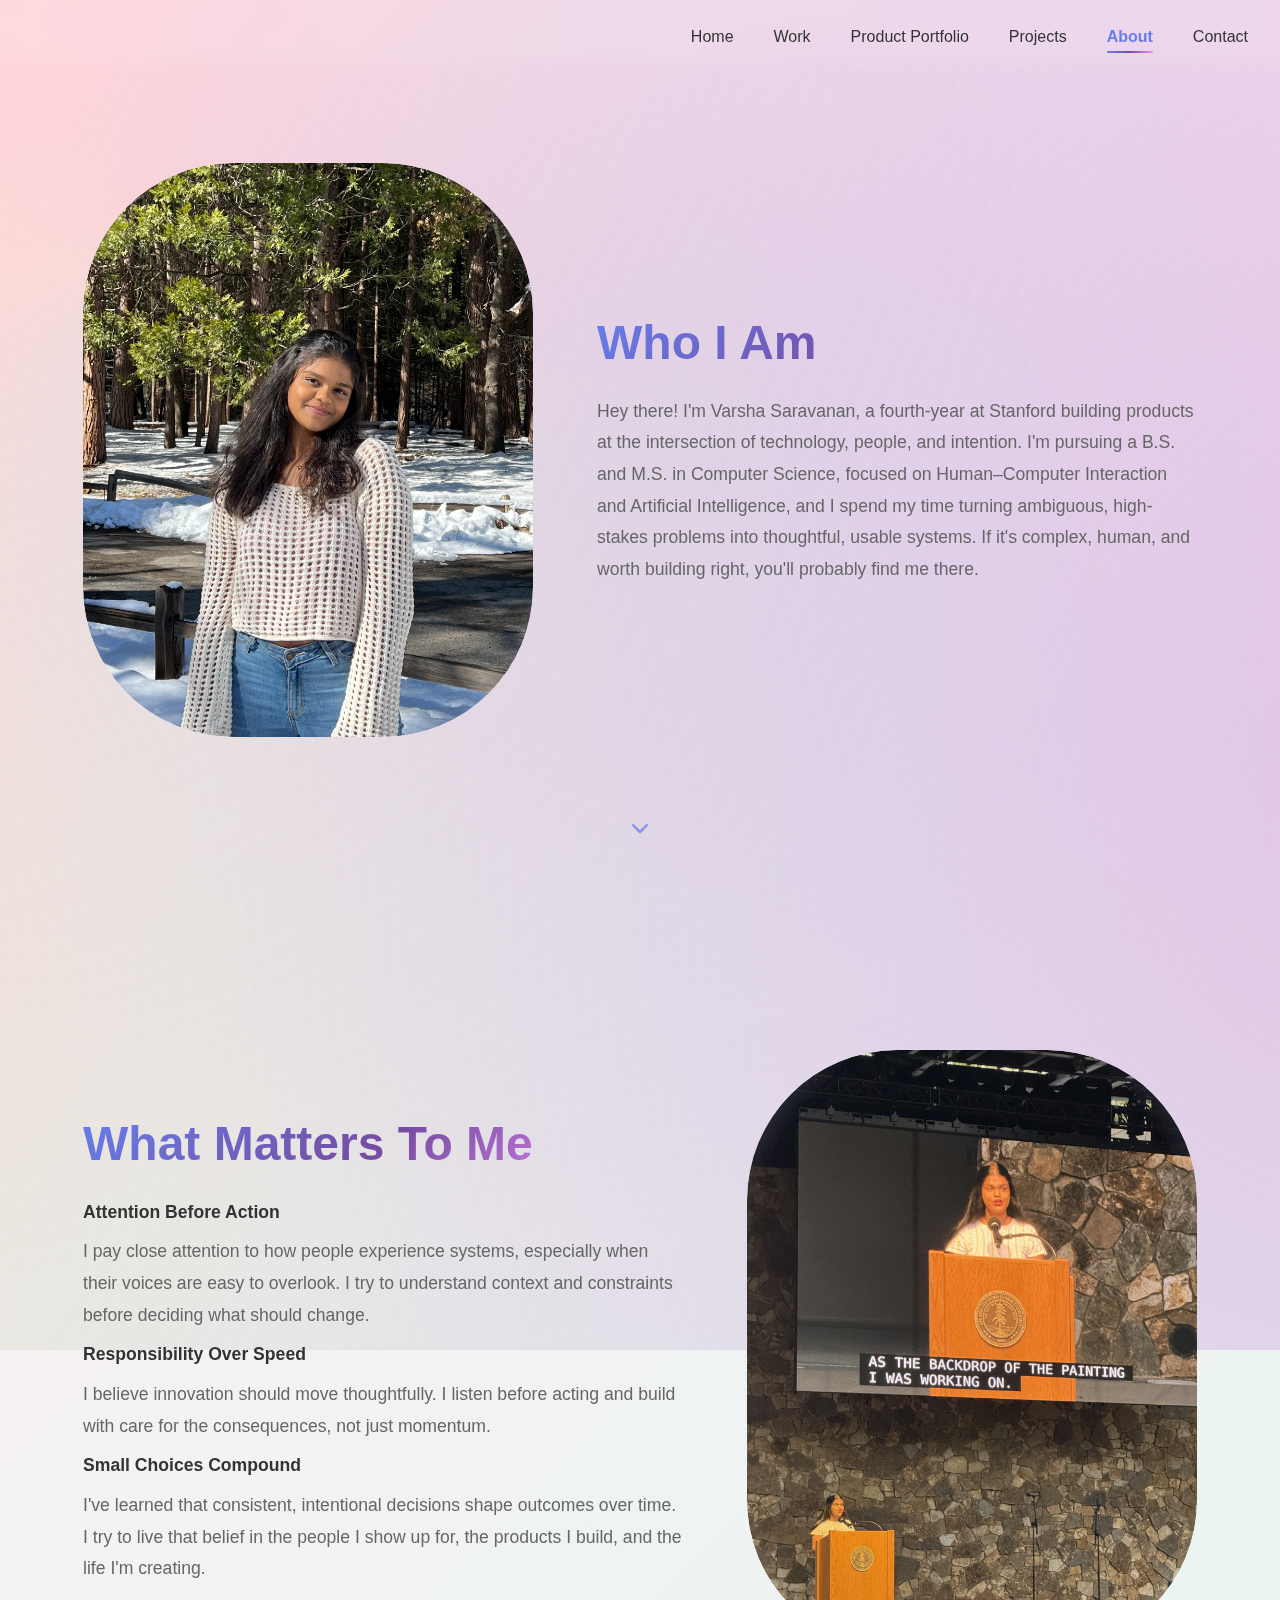
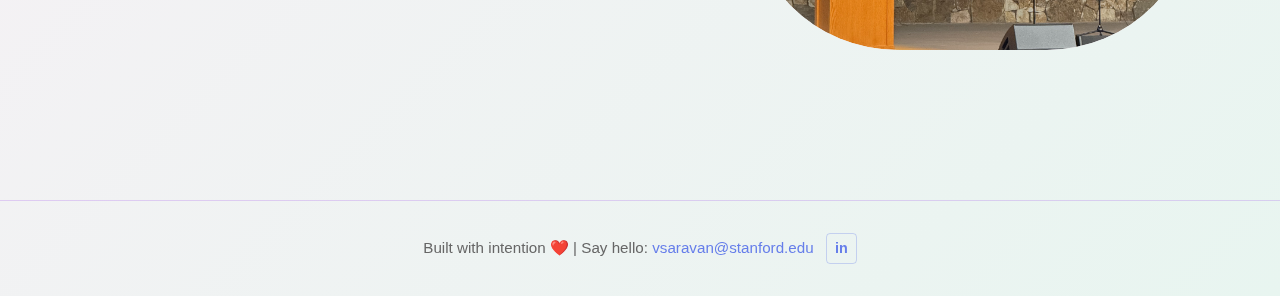
<file: about.html>
<!DOCTYPE html>
<html lang="en">
<head>
    <meta charset="UTF-8">
    <meta name="viewport" content="width=device-width, initial-scale=1.0">
    <title>About - Varsha</title>
    <link rel="stylesheet" href="styles.css">
</head>
<body>
    <nav class="main-nav">
        <ul class="nav-list">
            <li><a href="index.html#home" class="nav-link">Home</a></li>
            <li><a href="index.html#work" class="nav-link">Work</a></li>
            <li><a href="index.html#portfolio" class="nav-link">Product Portfolio</a></li>
            <li><a href="projects.html" class="nav-link">Projects</a></li>
            <li><a href="about.html" class="nav-link active">About</a></li>
            <li><a href="#contact" class="nav-link">Contact</a></li>
        </ul>
    </nav>
    
    <main id="home-section">
        <div class="content-wrapper">
            <div class="about-image-wrapper">
                <img src="images/yosemite_varsha.jpeg" alt="Varsha Saravanan" class="about-image">
            </div>
            <div class="about-content">
                <h1 class="about-title">Who I Am</h1>
                <p class="about-text">Hey there! I'm Varsha Saravanan, a fourth-year at Stanford building products at the intersection of technology, people, and intention. I'm pursuing a B.S. and M.S. in Computer Science, focused on Human–Computer Interaction and Artificial Intelligence, and I spend my time turning ambiguous, high-stakes problems into thoughtful, usable systems. If it's complex, human, and worth building right, you'll probably find me there.</p>
            </div>
            <div class="scroll-indicator">
                <svg width="24" height="24" viewBox="0 0 24 24" fill="none" xmlns="http://www.w3.org/2000/svg">
                    <path d="M7 10L12 15L17 10" stroke="currentColor" stroke-width="2" stroke-linecap="round" stroke-linejoin="round"/>
                </svg>
            </div>
        </div>
        
        <div class="content-wrapper about-section-swapped">
            <div class="about-image-wrapper">
                <img src="images/faces-speech.jpg" alt="Varsha Saravanan" class="about-image">
            </div>
            <div class="about-content">
                <h1 class="about-title">What Matters To Me</h1>
                <div class="about-text">
                    <p><strong>Attention Before Action</strong></p>
                    <p>I pay close attention to how people experience systems, especially when their voices are easy to overlook. I try to understand context and constraints before deciding what should change.</p>
                    <p><strong>Responsibility Over Speed</strong></p>
                    <p>I believe innovation should move thoughtfully. I listen before acting and build with care for the consequences, not just momentum.</p>
                    <p><strong>Small Choices Compound</strong></p>
                    <p>I've learned that consistent, intentional decisions shape outcomes over time. I try to live that belief in the people I show up for, the products I build, and the life I'm creating.</p>
                </div>
            </div>
        </div>
    </main>
    
    <!-- Footer/Contact Section -->
    <footer id="contact" class="footer-section">
        <div class="footer-content">
            <p>Built with intention ❤️  |  Say hello: <a href="mailto:vsaravan@stanford.edu" class="footer-email">vsaravan@stanford.edu</a> <a href="https://www.linkedin.com/in/varsha-saravanan21/" target="_blank" rel="noopener noreferrer" class="footer-linkedin">in</a></p>
        </div>
    </footer>
    
    <script src="script.js"></script>
</body>
</html>
</file>
<file: styles.css>
* {
    margin: 0;
    padding: 0;
    box-sizing: border-box;
}

body {
    font-family: -apple-system, BlinkMacSystemFont, 'Segoe UI', Roboto, Oxygen, Ubuntu, Cantarell, sans-serif;
    line-height: 1.6;
    color: #333;
    background: linear-gradient(135deg, #ffeef8 0%, #e8f5f0 25%, #fff4e6 50%, #f0e8ff 75%, #ffeef8 100%);
    background-size: 400% 400%;
    animation: gradientShift 15s ease infinite;
    min-height: 100vh;
    position: relative;
    overflow-x: hidden;
}

body::before {
    content: '';
    position: fixed;
    top: -50%;
    left: -50%;
    width: 200%;
    height: 200%;
    background: 
        radial-gradient(circle at 20% 30%, rgba(255, 192, 203, 0.4) 0%, transparent 50%),
        radial-gradient(circle at 80% 70%, rgba(221, 160, 221, 0.4) 0%, transparent 50%),
        radial-gradient(circle at 50% 50%, rgba(176, 224, 230, 0.3) 0%, transparent 50%),
        radial-gradient(circle at 10% 80%, rgba(255, 218, 185, 0.4) 0%, transparent 50%),
        conic-gradient(from 0deg at 30% 40%, rgba(255, 182, 193, 0.3) 0deg, rgba(221, 160, 221, 0.3) 90deg, rgba(176, 224, 230, 0.3) 180deg, rgba(255, 218, 185, 0.3) 270deg, rgba(255, 182, 193, 0.3) 360deg);
    animation: swirl 20s linear infinite;
    z-index: -1;
}

@keyframes gradientShift {
    0% {
        background-position: 0% 50%;
    }
    50% {
        background-position: 100% 50%;
    }
    100% {
        background-position: 0% 50%;
    }
}

@keyframes swirl {
    0% {
        transform: rotate(0deg);
    }
    100% {
        transform: rotate(360deg);
    }
}

.main-nav {
    position: fixed;
    top: 0;
    left: 0;
    right: 0;
    width: 100%;
    z-index: 1000;
    background: rgba(255, 255, 255, 0.1);
    backdrop-filter: blur(10px);
    -webkit-backdrop-filter: blur(10px);
    padding: 1.5rem 2rem;
    mask-image: linear-gradient(to bottom, black 0%, black calc(100% - 20px), transparent 100%);
    -webkit-mask-image: linear-gradient(to bottom, black 0%, black calc(100% - 20px), transparent 100%);
}

.nav-list {
    display: flex;
    list-style: none;
    justify-content: flex-end;
    align-items: center;
    gap: 2.5rem;
    padding: 0;
    margin: 0 auto;
    flex-wrap: wrap;
    max-width: 1400px;
}

.nav-link {
    text-decoration: none;
    color: #333;
    font-size: 1rem;
    font-weight: 500;
    padding: 0.5rem 0;
    transition: all 0.3s ease;
    position: relative;
    white-space: nowrap;
}

.nav-link:hover {
    color: #667eea;
}

.nav-link.active {
    color: #667eea;
    font-weight: 600;
}

.nav-link.active::after {
    content: '';
    position: absolute;
    bottom: 0;
    left: 0;
    width: 100%;
    height: 2px;
    background: linear-gradient(135deg, #667eea 0%, #764ba2 50%, #f093fb 100%);
    border-radius: 2px;
}

main {
    min-height: 100vh;
    display: flex;
    align-items: center;
    justify-content: center;
    padding: clamp(1rem, 4vw, 2rem);
    position: relative;
    z-index: 1;
}

#home-section:has(.content-wrapper + .content-wrapper) {
    flex-direction: column;
    justify-content: flex-start;
    padding: 0;
    min-height: auto;
}

#home-section:has(.content-wrapper + .content-wrapper) .content-wrapper {
    min-height: 100vh;
    display: flex;
    align-items: center;
    justify-content: center;
    padding: clamp(1rem, 4vw, 2rem);
    margin-top: 0;
    position: relative;
}

#home-section:has(.content-wrapper + .content-wrapper) .content-wrapper:first-child .scroll-indicator {
    position: absolute;
    bottom: 3rem;
}

.about-section-swapped .scroll-indicator {
    display: none;
}

.content-wrapper {
    display: flex;
    align-items: center;
    justify-content: center;
    gap: clamp(2rem, 6vw, 4rem);
    width: 100%;
    max-width: 95%;
    flex-wrap: wrap;
}

.content-wrapper + .content-wrapper {
    margin-top: 4rem;
}

.scroll-indicator {
    position: absolute;
    bottom: 3rem;
    left: 50%;
    transform: translateX(-50%);
    color: #667eea;
    opacity: 0.7;
    animation: bounceDown 2s ease-in-out infinite;
    z-index: 10;
    cursor: pointer;
    transition: opacity 0.3s ease;
}

.scroll-indicator:hover {
    opacity: 1;
}

.scroll-indicator svg {
    width: 32px;
    height: 32px;
}

@keyframes bounceDown {
    0%, 100% {
        transform: translateX(-50%) translateY(0);
    }
    50% {
        transform: translateX(-50%) translateY(10px);
    }
}

.image-reveal-wrapper {
    display: flex;
    flex-direction: column;
    gap: 1rem;
    flex: 1 1 500px;
    min-width: min(100%, 400px);
    max-width: 700px;
    position: relative;
}

.intro-section {
    display: flex;
    flex-direction: column;
    gap: 1.5rem;
    flex: 1 1 400px;
    min-width: min(100%, 300px);
    max-width: 700px;
}

.intro-greeting {
    font-size: 6.5rem;
    font-weight: 700;
    color: #333;
    margin: 0;
    background: linear-gradient(135deg, #667eea 0%, #764ba2 50%, #f093fb 100%);
    -webkit-background-clip: text;
    -webkit-text-fill-color: transparent;
    background-clip: text;
    line-height: 1.2;
}

.role-container {
    display: flex;
    align-items: center;
    gap: 1rem;
    flex-wrap: wrap;
    width: 100%;
}

.role-prefix {
    font-size: 3.2rem;
    color: #666;
    font-weight: 400;
}

.role-box {
    text-align: center;
}

.role-text {
    font-size: 3.2rem;
    font-weight: 600;
    color: #333;
    display: inline-block;
    background: linear-gradient(135deg, #667eea 0%, #764ba2 50%, #f093fb 100%);
    -webkit-background-clip: text;
    -webkit-text-fill-color: transparent;
    background-clip: text;
}

.image-reveal-container {
    position: relative;
    width: 100%;
    cursor: url("images/purplewand-cursor.png") 32 8, auto;
    overflow: hidden;
    border-radius: 200px;
    mask-image: 
        radial-gradient(ellipse 70% 70% at center, black 55%, transparent 100%);
    -webkit-mask-image: 
        radial-gradient(ellipse 70% 70% at center, rgba(0,0,0,1) 55%, transparent 100%);
    filter: drop-shadow(0 0 90px rgba(255, 255, 255, 0.8))
            drop-shadow(0 0 135px rgba(255, 192, 203, 0.6))
            drop-shadow(0 0 200px rgba(221, 160, 221, 0.5))
            drop-shadow(0 0 270px rgba(255, 255, 255, 0.35));
}


.reveal-instruction {
    text-align: center;
    color: #666;
    font-style: italic;
    font-size: 0.95rem;
    margin-top: 0.5rem;
}

.colored-image {
    width: 100%;
    height: auto;
    display: block;
    object-fit: cover;
    border-radius: 200px;
}

#revealCanvas {
    position: absolute;
    top: 0;
    left: 0;
    width: 100%;
    height: 100%;
    cursor: url("images/purplewand-cursor.png") 32 8, auto;
    border-radius: 200px;
}

.sparkle-container {
    position: absolute;
    top: 0;
    left: 0;
    width: 100%;
    height: 100%;
    pointer-events: none;
    overflow: hidden;
    border-radius: 200px;
}

.sparkle {
    position: absolute;
    width: 8px;
    height: 8px;
    background: radial-gradient(circle, #fff 0%, transparent 70%);
    border-radius: 50%;
    pointer-events: none;
    animation: sparkleRadiate 0.8s ease-out forwards;
}

@keyframes sparkleRadiate {
    0% {
        transform: translate(-50%, -50%) scale(0);
        opacity: 1;
    }
    100% {
        opacity: 0;
        transform: translate(calc(-50% + var(--sparkle-x)), calc(-50% + var(--sparkle-y))) scale(1);
    }
}


@media (max-width: 968px) {
    .main-nav {
        padding: 1.25rem 1.5rem;
    }
    
    .nav-list {
        gap: 1.5rem;
    }
    
    .nav-link {
        font-size: 0.9rem;
    }
    
    .content-wrapper {
        flex-direction: column;
        gap: clamp(2rem, 5vw, 3rem);
        align-items: stretch;
        justify-content: center;
    }
    
    .image-reveal-wrapper {
        flex: 1 1 auto;
        max-width: 100%;
        width: 100%;
    }
    
    .intro-section {
        flex: 1 1 auto;
        text-align: center;
        align-items: center;
        max-width: 100%;
        width: 100%;
    }
    
    .intro-greeting {
        font-size: clamp(3rem, 10vw, 4.5rem);
        width: 100%;
    }
    
    .role-container {
        justify-content: center;
        align-items: center;
        width: 100%;
        flex-wrap: wrap;
    }
    
    .role-prefix {
        font-size: clamp(2rem, 6vw, 2.8rem);
    }
    
    .role-text {
        font-size: clamp(2rem, 6vw, 2.8rem);
    }
}

@media (max-width: 480px) {
    .main-nav {
        padding: 1rem 1rem;
    }
    
    .nav-list {
        gap: 1rem;
        flex-direction: column;
        align-items: flex-end;
    }
    
    .nav-link {
        font-size: 0.85rem;
    }
    
    main {
        padding: 1rem;
    }
    
    .content-wrapper {
        gap: 2rem;
    }
    
    .intro-greeting {
        font-size: clamp(2.5rem, 8vw, 3.5rem);
    }
    
    .role-prefix,
    .role-text {
        font-size: clamp(1.8rem, 5vw, 2.5rem);
    }
}

/* Work Section - World Visualization */
.work-section {
    min-height: 100vh;
    padding: 4rem 2rem;
    position: relative;
    display: flex;
    align-items: center;
    justify-content: center;
}

.work-section .scroll-indicator {
    position: absolute;
    bottom: -5rem;
    left: 50%;
    transform: translateX(-50%);
}

/* Projects Section */
.projects-section {
    min-height: 100vh;
    padding: 4rem 2rem;
    position: relative;
    display: flex;
    align-items: center;
    justify-content: center;
}

.projects-container {
    width: 100%;
    max-width: 1400px;
    position: relative;
}

.projects-title {
    font-size: clamp(1.8rem, 4vw, 2.5rem);
    font-weight: 700;
    color: #333;
    margin: 0 0 3rem 0;
    text-align: center;
    line-height: 1.2;
    background: linear-gradient(135deg, #667eea 0%, #764ba2 50%, #f093fb 100%);
    -webkit-background-clip: text;
    -webkit-text-fill-color: transparent;
    background-clip: text;
}

.projects-grid {
    display: grid;
    grid-template-columns: repeat(3, 1fr);
    gap: 2.5rem;
    width: 64%;
    margin: 0 auto;
}

.project-card {
    background: linear-gradient(135deg, rgba(138, 43, 226, 0.25) 0%, rgba(147, 51, 234, 0.2) 50%, rgba(168, 85, 247, 0.25) 100%);
    border: 1.92px solid rgba(147, 51, 234, 0.4);
    border-radius: 12.8px;
    padding: 0.96rem;
    cursor: pointer;
    transition: all 0.4s cubic-bezier(0.4, 0, 0.2, 1);
    box-shadow: 0 0 25.6px rgba(147, 51, 234, 0.2);
    backdrop-filter: blur(10px);
    display: flex;
    flex-direction: column;
    gap: 0.64rem;
}

.project-card:hover {
    transform: translateY(-3.2px) scale(1.02);
    box-shadow: 0 0 32px rgba(147, 51, 234, 0.3);
    border-color: rgba(147, 51, 234, 0.6);
}

.project-image-container {
    width: 100%;
    aspect-ratio: 1;
    border-radius: 9.6px;
    overflow: hidden;
    background: linear-gradient(135deg, rgba(102, 126, 234, 0.2) 0%, rgba(118, 75, 162, 0.2) 50%, rgba(240, 147, 251, 0.2) 100%);
    display: flex;
    align-items: center;
    justify-content: center;
}

.project-image {
    width: 100%;
    height: 100%;
    object-fit: cover;
}

.project-category {
    font-size: 0.544rem;
    color: #667eea;
    font-weight: 600;
    text-transform: uppercase;
    letter-spacing: 0.32px;
}

.project-title {
    font-size: 0.8rem;
    font-weight: 600;
    color: #333;
    line-height: 1.3;
}

.project-expanded-overlay {
    position: fixed;
    top: 0;
    left: 0;
    right: 0;
    bottom: 0;
    background: rgba(255, 255, 255, 0.98);
    z-index: 1000;
    opacity: 0;
    pointer-events: none;
    transition: opacity 0.4s cubic-bezier(0.4, 0, 0.2, 1);
    overflow-y: auto;
    backdrop-filter: blur(20px);
}

.project-expanded-overlay.active {
    opacity: 1;
    pointer-events: all;
}

.project-expanded-content {
    width: 100%;
    max-width: 1200px;
    margin: 0 auto;
    padding: 4rem 2rem;
    min-height: 100vh;
    display: flex;
    flex-direction: column;
    gap: 2rem;
}

.close-project {
    position: fixed;
    top: 2rem;
    right: 2rem;
    background: none;
    border: none;
    font-size: 2.5rem;
    color: #667eea;
    cursor: pointer;
    width: 50px;
    height: 50px;
    display: flex;
    align-items: center;
    justify-content: center;
    border-radius: 50%;
    transition: all 0.3s ease;
    line-height: 1;
    padding: 0;
    z-index: 1001;
    background: rgba(255, 255, 255, 0.9);
    box-shadow: 0 4px 20px rgba(0, 0, 0, 0.1);
}

.close-project:hover {
    background: rgba(102, 126, 234, 0.1);
    transform: rotate(90deg);
}

.expanded-project-image {
    width: 100%;
    max-width: 600px;
    margin: 0 auto;
    aspect-ratio: 16/9;
    border-radius: 20px;
    overflow: hidden;
    box-shadow: 0 10px 40px rgba(0, 0, 0, 0.2);
}

.expanded-project-image img {
    width: 100%;
    height: 100%;
    object-fit: cover;
}

.expanded-project-content {
    max-width: 800px;
    margin: 0 auto;
    text-align: center;
}

.expanded-project-category {
    font-size: 1rem;
    color: #667eea;
    font-weight: 600;
    text-transform: uppercase;
    letter-spacing: 1px;
    margin-bottom: 1rem;
}

.expanded-project-title {
    font-size: 3rem;
    font-weight: 700;
    color: #333;
    margin-bottom: 2rem;
    background: linear-gradient(135deg, #667eea 0%, #764ba2 50%, #f093fb 100%);
    -webkit-background-clip: text;
    -webkit-text-fill-color: transparent;
    background-clip: text;
}

.expanded-project-details {
    font-size: 1.1rem;
    color: #666;
    line-height: 1.8;
}

#projectDimOverlay {
    position: fixed;
    top: 0;
    left: 0;
    right: 0;
    bottom: 0;
    background: rgba(0, 0, 0, 0);
    pointer-events: none;
    transition: background 0.4s ease;
    z-index: 999;
}

#projectDimOverlay.active {
    background: rgba(0, 0, 0, 0.4);
    pointer-events: all;
}

@media (max-width: 968px) {
    .projects-grid {
        grid-template-columns: repeat(2, 1fr);
        gap: 2rem;
        width: 64%;
    }
    
    .projects-title {
        font-size: clamp(1.5rem, 4vw, 2rem);
        margin-bottom: 2rem;
    }
    
    .expanded-project-title {
        font-size: 2rem;
    }
}

@media (max-width: 640px) {
    .projects-grid {
        grid-template-columns: 1fr;
        gap: 1.5rem;
        width: 64%;
    }
    
    .projects-title {
        font-size: clamp(1.2rem, 4vw, 1.6rem);
        margin-bottom: 1.5rem;
    }
    
    .projects-section {
        padding: 2rem 1rem;
    }
    
    .expanded-project-content {
        padding: 2rem 1rem;
    }
    
    .expanded-project-title {
        font-size: 1.5rem;
    }
    
    .close-project {
        top: 1rem;
        right: 1rem;
        width: 40px;
        height: 40px;
        font-size: 2rem;
    }
}

/* Portfolio Section */
.portfolio-section {
    min-height: 100vh;
    padding: 4rem 2rem;
    position: relative;
    display: flex;
    align-items: center;
    justify-content: center;
}

.portfolio-container {
    width: 100%;
    max-width: 1400px;
    position: relative;
}

.portfolio-title {
    font-size: clamp(1.8rem, 4vw, 2.5rem);
    font-weight: 700;
    color: #333;
    margin: 0 0 3rem 0;
    text-align: center;
    line-height: 1.2;
    background: linear-gradient(135deg, #667eea 0%, #764ba2 50%, #f093fb 100%);
    -webkit-background-clip: text;
    -webkit-text-fill-color: transparent;
    background-clip: text;
}

.portfolio-cards {
    display: grid;
    grid-template-columns: repeat(2, 1fr);
    gap: 3rem;
    width: 90%;
    max-width: 1200px;
    margin: 0 auto;
}

.portfolio-card-wrapper {
    display: flex;
    flex-direction: column;
    gap: 1.5rem;
}

.portfolio-card {
    background: linear-gradient(135deg, rgba(147, 51, 234, 0.15) 0%, rgba(102, 126, 234, 0.15) 100%);
    border: none;
    border-radius: 30px;
    padding: 3rem;
    box-shadow: 0 8px 32px rgba(147, 51, 234, 0.15);
    backdrop-filter: blur(10px);
    display: flex;
    flex-direction: column;
    align-items: center;
    justify-content: center;
    position: relative;
    min-height: 400px;
    transition: all 0.4s cubic-bezier(0.4, 0, 0.2, 1);
    overflow: hidden;
}

.portfolio-card-special {
    background: transparent;
    padding: 0;
    position: relative;
    overflow: hidden;
    display: flex;
    align-items: center;
    justify-content: center;
}

.portfolio-banner-image {
    width: 100%;
    height: 100%;
    object-fit: cover;
    border-radius: 30px;
}


.portfolio-image-bottom-left {
    opacity: 0.75;
}

/* Project Detail Page Styles */
.project-detail-main {
    min-height: 100vh;
    position: relative;
    display: flex;
    flex-direction: column;
    align-items: center;
    justify-content: flex-start;
    padding-top: 5.5rem;
}

.back-arrow {
    display: inline-flex;
    align-items: center;
    justify-content: center;
    color: #667eea;
    text-decoration: none;
    position: fixed;
    top: 6.5rem;
    left: 2rem;
    z-index: 1001;
    transition: all 0.3s ease;
    width: 40px;
    height: 40px;
    border-radius: 50%;
    background: rgba(255, 255, 255, 0.1);
    backdrop-filter: blur(10px);
    -webkit-backdrop-filter: blur(10px);
}

.project-detail-image-wrapper {
    width: 100%;
    max-width: 1200px;
    margin: 2.5rem auto 2.5rem;
    padding: 0 2rem;
    display: flex;
    flex-direction: column;
    align-items: center;
}

.project-detail-image-container {
    display: flex;
    align-items: center;
    justify-content: center;
    width: 100%;
    padding: 2rem;
    margin: 0;
}

.project-detail-main > .project-detail-image-wrapper:first-of-type {
    margin-bottom: 0.5rem;
}

.project-detail-images-wrapper {
    width: 100%;
    max-width: 1200px;
    margin: 2.5rem auto 2.5rem;
    padding: 0 2rem;
    display: flex;
    flex-direction: column;
    align-items: center;
}

.project-detail-images-row {
    display: flex;
    align-items: center;
    justify-content: center;
    width: 100%;
    gap: 2rem;
    margin: 0;
    padding: 2rem;
}

.project-detail-images-row .project-detail-image-container {
    flex: 1;
    padding: 0;
    min-width: 0;
    margin: 0;
}

.project-detail-images-row:has(+ .project-detail-image-container) {
    margin-bottom: 0rem;
}

.project-detail-images-row + .project-detail-image-container {
    margin-top: 0rem;
}

.project-detail-images-row + .project-detail-image-container {
    display: flex;
    align-items: center;
    justify-content: center;
    padding: 0;
}

.project-detail-images-row + .project-detail-image-container .project-detail-center-image {
    transform: scale(0.85);
    transform-origin: center;
}

.project-detail-images-row .project-detail-center-image {
    width: 100%;
    max-width: 100%;
    border-radius: 30px;
}

.project-detail-flow-row {
    gap: 12rem;
}

.project-detail-personas {
    transform: scale(0.8);
    transform-origin: center;
    margin: 2.5rem auto 2.5rem;
}

.project-detail-empathy-maps {
    transform: scale(1.0);
    transform-origin: center;
    margin: 2.5rem auto 2.5rem;
}

.project-detail-empathy-maps .project-detail-center-image {
    border-radius: 50px;
}

/* Flow images - scaled to appear the same size */
.project-detail-flow-one-scaled {
    transform: scale(1.50);
    transform-origin: center;
}

.project-detail-flow-two-scaled {
    transform: scale(0.85);
    transform-origin: center;
    margin-top: 0;
}

/* Flow row spacing within wrapper */
.project-detail-images-wrapper .project-detail-flow-row {
    margin-bottom: 0;
}

.project-detail-images-wrapper .project-detail-flow-row + .project-detail-image-container {
    margin-top: 0;
}

.project-detail-flow-four-scaled {
    transform: scale(1.15);
    transform-origin: center;
}

.project-detail-images-large {
    transform: scale(1.2);
    transform-origin: center;
    margin: 2.5rem auto 2.5rem;
}

.project-detail-problem-solution-wrapper {
    width: 100%;
    max-width: 1200px;
    margin: 2.5rem auto 2.5rem;
    padding: 0 2rem;
    display: flex;
    flex-direction: column;
    align-items: center;
}

.project-detail-problem-solution {
    display: flex;
    align-items: center;
    justify-content: center;
    width: 100%;
    gap: 2rem;
    margin: 0;
    padding: 2rem;
}

.project-detail-problem-solution .project-detail-image-container {
    flex: 1;
    padding: 0;
    min-width: 0;
}

.project-detail-arrow {
    display: flex;
    align-items: center;
    justify-content: center;
    flex-shrink: 0;
}

.project-detail-arrow svg {
    width: 100px;
    height: 30px;
}

.project-detail-center-image {
    max-width: 100%;
    max-height: 56vh;
    border-radius: 30px;
    width: auto;
    height: auto;
    object-fit: contain;
}

.project-detail-images-row:not(.project-detail-flow-row):not(.project-detail-empathy-maps):not(.project-detail-images-large):not(.project-detail-personas) .project-detail-center-image {
    max-height: 80vh;
}

.project-detail-image-small {
    max-width: 70%;
    max-height: 49vh;
    min-width: 300px;
    transform: scale(1.25);
    transform-origin: center;
}

.project-detail-info-grid {
    display: flex;
    flex-direction: row;
    justify-content: flex-start;
    align-items: flex-start;
    gap: 1rem;
    max-width: 1200px;
    width: 100%;
    padding: 3rem 5rem;
    margin: 1rem auto 1rem;
    margin-right: 12%;
}

.project-detail-info-column {
    display: flex;
    flex-direction: column;
    gap: 0.25rem;
    flex: 1;
    min-width: 0;
}

.project-detail-info-column:nth-child(3),
.project-detail-info-column:nth-child(4) {
    gap: 0.25rem;
}

.project-detail-pdf-container {
    width: 100%;
    max-width: 1200px;
    margin: 2.5rem auto 2.5rem;
    padding: 0 2rem;
    display: flex;
    flex-direction: column;
    justify-content: center;
    align-items: center;
}

.slideshow-caption {
    margin-top: 1.5rem;
    font-size: 0.9375rem;
    color: #666;
    text-align: center;
    line-height: 1.6;
    max-width: 100%;
    padding: 0 2rem;
    font-style: italic;
}

.project-detail-image-caption {
    margin-top: 0.75rem;
    margin-bottom: 0;
    font-size: 0.875rem;
    color: #666;
    text-align: center;
    line-height: 1.4;
    max-width: 100%;
    padding: 0;
    font-style: italic;
    width: 100%;
}

.pdf-slideshow {
    position: relative;
    width: 100%;
    display: flex;
    align-items: center;
    justify-content: center;
    background: #f5f5f5;
    border-radius: 20px;
    box-shadow: 0 10px 40px rgba(0, 0, 0, 0.1);
    padding: 2rem;
    min-height: 600px;
}

.slideshow-viewport {
    flex: 1;
    display: flex;
    justify-content: center;
    align-items: center;
    overflow: hidden;
    margin: 0 3rem;
}

.slideshow-canvas {
    max-width: 100%;
    max-height: 75vh;
    height: auto;
    width: auto;
    border-radius: 10px;
    box-shadow: 0 4px 20px rgba(0, 0, 0, 0.1);
    border: 1px solid #a1a1a1;
}

.slideshow-arrow {
    background: rgba(102, 126, 234, 0.9);
    border: none;
    border-radius: 50%;
    width: 50px;
    height: 50px;
    display: flex;
    align-items: center;
    justify-content: center;
    cursor: pointer;
    color: white;
    transition: all 0.3s ease;
    z-index: 10;
    flex-shrink: 0;
    box-shadow: 0 4px 15px rgba(0, 0, 0, 0.2);
}

.slideshow-arrow:hover:not(:disabled) {
    background: rgba(102, 126, 234, 1);
    transform: scale(1.1);
    box-shadow: 0 6px 20px rgba(0, 0, 0, 0.3);
}

.slideshow-arrow:disabled {
    opacity: 0.4;
    cursor: not-allowed;
}

.slideshow-arrow svg {
    width: 24px;
    height: 24px;
}

.slideshow-indicator {
    position: absolute;
    bottom: 1rem;
    left: 50%;
    transform: translateX(-50%);
    background: rgba(0, 0, 0, 0.7);
    color: white;
    padding: 0.5rem 1rem;
    border-radius: 20px;
    font-size: 0.9rem;
    font-weight: 500;
    backdrop-filter: blur(10px);
}

.project-detail-info-heading {
    font-size: 0.875rem;
    font-weight: 600;
    color: #666;
    text-transform: uppercase;
    letter-spacing: 0.05em;
    margin: 0;
    line-height: 1.4;
}

.project-detail-info-text {
    font-size: 0.9375rem;
    color: #666;
    margin: 0;
    line-height: 1.6;
}

.project-detail-overview-title {
    font-size: 3rem;
    font-weight: 700;
    color: #333;
    margin: 2.5rem auto 2.5rem;
    text-align: center;
    background: linear-gradient(135deg, #667eea 0%, #764ba2 50%, #f093fb 100%);
    -webkit-background-clip: text;
    -webkit-text-fill-color: transparent;
    background-clip: text;
    line-height: 1.2;
    max-width: 1200px;
    width: 100%;
    padding: 0 3rem;
}

.project-detail-overview-title:has(+ .project-detail-image-wrapper),
.project-detail-overview-title:has(+ .project-detail-images-wrapper),
.project-detail-overview-title:has(+ .project-detail-problem-solution-wrapper) {
    margin-bottom: 1rem;
}

.project-detail-overview {
    display: flex;
    flex-direction: column;
    max-width: 1200px;
    width: 100%;
    padding: 2.5rem 3rem;
    margin: 2.5rem auto 2.5rem;
    background: rgba(255, 255, 255, 0.3);
    backdrop-filter: blur(10px);
    -webkit-backdrop-filter: blur(10px);
    border-radius: 20px;
    box-shadow: 0 4px 20px rgba(166, 77, 218, 0.2);
}

.project-detail-overview-text {
    font-size: 1rem;
    color: #666;
    margin: 0;
    line-height: 1.8;
}

.project-detail-overview-text strong {
    font-weight: 700;
    color: #333;
}

.project-detail-overview-list {
    list-style: none;
    padding: 0;
    margin: 1.5rem 0 0 0;
}

.project-detail-overview-list li {
    font-size: 1rem;
    color: #666;
    line-height: 1.8;
    margin: 0;
    padding-left: 1.5rem;
    position: relative;
}

.project-detail-overview-list li:before {
    content: '•';
    position: absolute;
    left: 0;
    color: #667eea;
    font-weight: bold;
    font-size: 1.2rem;
}

.project-detail-overview-list li:last-child {
    margin-bottom: 0;
}

.back-arrow:hover {
    color: #764ba2;
    background: rgba(255, 255, 255, 0.2);
    transform: scale(1.1);
}

.back-arrow svg {
    width: 24px;
    height: 24px;
}

.project-detail-container {
    width: 100%;
}

.project-detail-content {
    display: flex;
    flex-direction: column;
    gap: 3rem;
}

.project-detail-image {
    width: 100%;
    height: auto;
    border-radius: 30px;
    object-fit: contain;
    max-height: 70vh;
}

.project-detail-info {
    max-width: 800px;
}

.project-detail-title {
    font-size: clamp(2.5rem, 6vw, 4rem);
    font-weight: 700;
    color: #333;
    margin: 0 0 1rem 0;
    background: linear-gradient(135deg, #667eea 0%, #764ba2 50%, #f093fb 100%);
    -webkit-background-clip: text;
    -webkit-text-fill-color: transparent;
    background-clip: text;
    line-height: 1.2;
}

.project-detail-tagline {
    font-size: 1.5rem;
    color: #666;
    font-weight: 500;
    margin: 0 0 1.5rem 0;
    font-style: italic;
}

.project-detail-description {
    font-size: 1.2rem;
    color: #666;
    line-height: 1.8;
    margin: 0 0 2rem 0;
}

.project-detail-tags {
    display: flex;
    flex-wrap: wrap;
    gap: 1rem;
}

@media (max-width: 968px) {
    .back-arrow {
        top: 5.5rem;
        left: 1.5rem;
    }
    
    .project-detail-info-grid {
        flex-wrap: wrap;
        gap: 2rem;
        padding: 2rem 1.5rem;
        margin: 0.5rem auto 0.5rem;
    }
    
    .project-detail-info-column {
        flex: 1 1 calc(50% - 1rem);
        min-width: 200px;
    }
    
    .project-detail-pdf-container {
        padding: 0 1.5rem;
        margin: 2.5rem auto 2.5rem;
    }
    
    .slideshow-caption {
        font-size: 0.875rem;
        padding: 0 1rem;
        margin-top: 1.25rem;
    }
    
    .project-detail-image-caption {
        font-size: 0.875rem;
        padding: 0 1rem;
        margin-top: 1rem;
    }
    
    .pdf-slideshow {
        padding: 1.5rem;
        min-height: 500px;
    }
    
    .slideshow-viewport {
        margin: 0 2rem;
    }
    
    .slideshow-canvas {
        max-height: 65vh;
    }
    
    .slideshow-arrow {
        width: 45px;
        height: 45px;
    }
    
    .slideshow-arrow svg {
        width: 20px;
        height: 20px;
    }
    
    .project-detail-overview-title {
        font-size: clamp(2.5rem, 8vw, 3.5rem);
        margin: 5rem auto 2.5rem;
        padding: 0 2rem;
    }
    
    .project-detail-overview-title:has(+ .project-detail-image-wrapper),
    .project-detail-overview-title:has(+ .project-detail-images-wrapper),
    .project-detail-overview-title:has(+ .project-detail-problem-solution-wrapper) {
        margin-bottom: 1rem;
    }
    
    .project-detail-images-row {
        flex-direction: column;
        gap: 1.5rem;
        padding: 1.5rem;
        margin: 2.5rem auto 2.5rem;
    }
    
    .project-detail-images-row:has(+ .project-detail-image-container) {
        margin-bottom: 0rem;
    }
    
    .project-detail-images-row + .project-detail-image-container {
        margin-top: 0rem;
    }
    
    .project-detail-flow-row:has(+ .project-detail-image-container) {
        margin-bottom: 0rem;
    }
    
    .project-detail-flow-row + .project-detail-image-container {
        margin-top: 0rem;
    }
    
    .project-detail-image-wrapper {
        padding: 0 1.5rem;
    }
    
    .project-detail-images-wrapper {
        padding: 0 1.5rem;
    }
    
    .project-detail-problem-solution-wrapper {
        padding: 0 1.5rem;
    }
    
    .project-detail-main > .project-detail-image-wrapper:first-of-type {
        margin-bottom: 0.5rem;
    }
    
    .project-detail-image-small {
        max-width: 100%;
        min-width: 280px;
        max-height: none;
    }
    
    .project-detail-images-large {
        transform: scale(1.0);
        margin: 2.5rem auto 2.5rem;
    }
    
    .project-detail-empathy-maps {
        transform: scale(1.15);
        margin: 2.5rem auto 2.5rem;
    }
    
    .project-detail-personas {
        margin: 2.5rem auto 2.5rem;
    }
    
    .project-detail-problem-solution {
        margin: 2.5rem auto 2.5rem;
        flex-direction: column;
        gap: 1.5rem;
        padding: 1.5rem;
    }
    
    .project-detail-overview {
        margin: 2.5rem auto 2.5rem;
    }
    
    .project-detail-arrow {
        transform: rotate(90deg);
    }
    
    .project-detail-overview {
        padding: 2rem 2rem;
    }
}

@media (max-width: 480px) {
    .back-arrow {
        top: 5rem;
        left: 1rem;
        font-size: 0.9rem;
    }
    
    .back-arrow svg {
        width: 20px;
        height: 20px;
    }
    
    .project-detail-info-grid {
        flex-direction: column;
        gap: 2rem;
        padding: 2rem 1rem;
        margin: 0.5rem auto 0.5rem;
    }
    
    .project-detail-info-column {
        flex: 1 1 auto;
        width: 100%;
    }
    
    .project-detail-pdf-container {
        padding: 0 1rem;
        margin: 2rem auto 2rem;
    }
    
    .slideshow-caption {
        font-size: 0.8125rem;
        padding: 0 0.5rem;
        margin-top: 1rem;
    }
    
    .project-detail-image-caption {
        font-size: 0.8125rem;
        padding: 0 0.5rem;
        margin-top: 0.875rem;
    }
    
    .pdf-slideshow {
        padding: 1rem;
        min-height: 400px;
    }
    
    .slideshow-viewport {
        margin: 0 1.5rem;
    }
    
    .slideshow-canvas {
        max-height: 55vh;
    }
    
    .slideshow-arrow {
        width: 40px;
        height: 40px;
    }
    
    .slideshow-arrow svg {
        width: 18px;
        height: 18px;
    }
    
    .slideshow-indicator {
        font-size: 0.8rem;
        padding: 0.4rem 0.8rem;
    }
    
    .project-detail-overview-title {
        font-size: clamp(2rem, 7vw, 2.5rem);
        margin: 4rem auto 2rem;
        padding: 0 1rem;
    }
    
    .project-detail-overview-title:has(+ .project-detail-image-wrapper),
    .project-detail-overview-title:has(+ .project-detail-images-wrapper),
    .project-detail-overview-title:has(+ .project-detail-problem-solution-wrapper) {
        margin-bottom: 0.75rem;
    }
    
    .project-detail-images-row {
        flex-direction: column;
        gap: 1rem;
        padding: 1rem;
        margin: 1.25rem auto 2.5rem;
    }
    
    .project-detail-images-row:has(+ .project-detail-image-container) {
        margin-bottom: 0rem;
    }
    
    .project-detail-images-row + .project-detail-image-container {
        margin-top: 0rem;
    }
    
    .project-detail-flow-row:has(+ .project-detail-image-container) {
        margin-bottom: 0rem;
    }
    
    .project-detail-flow-row + .project-detail-image-container {
        margin-top: 0rem;
    }
    
    .project-detail-images-large {
        transform: scale(1.0);
        margin: 2.5rem auto 2.5rem;
    }
    
    .project-detail-empathy-maps {
        transform: scale(1.0);
        margin: 2.5rem auto 2.5rem;
    }
    
    .project-detail-problem-solution {
        flex-direction: column;
        gap: 1rem;
        padding: 1rem;
        margin: 2.5rem auto 2.5rem;
    }
    
    .project-detail-images-row {
        margin: 2.5rem auto 2.5rem;
    }
    
    .project-detail-personas {
        transform: scale(0.8);
        margin: 2.5rem auto 2.5rem;
    }
    
    .project-detail-image-container {
        margin: 2.5rem auto 2.5rem;
    }
    
    .project-detail-image-small {
        max-width: 100%;
        min-width: 300px;
        max-height: none;
    }
    
    .project-detail-main > .project-detail-image-container:first-of-type {
        margin-bottom: 0.5rem;
    }
    
    .project-detail-arrow {
        transform: rotate(90deg);
    }
    
    .project-detail-overview {
        padding: 1.5rem 1.5rem;
        margin: 2.5rem auto 2.5rem;
        margin-left: 5%;
    }
    
    .project-detail-problem-solution {
        margin: 2rem auto;
    }
    
    .project-detail-empathy-maps {
        transform: scale(1.0);
        margin: 2.5rem auto;
    }
    
    .project-detail-overview-text {
        font-size: 0.9375rem;
    }
}


.portfolio-banner-small {
    transform: scale(1);
    transform-origin: center center;
}

.portfolio-card:hover {
    transform: translateY(-5px);
    box-shadow: 0 12px 48px rgba(147, 51, 234, 0.25);
}

.portfolio-special-content {
    display: flex;
    align-items: center;
    justify-content: space-between;
    width: 100%;
    height: 100%;
    gap: 2rem;
    position: relative;
    z-index: 1;
}

.portfolio-phones-container {
    display: flex;
    align-items: center;
    justify-content: center;
    position: relative;
    flex: 1;
    height: 100%;
}

.portfolio-phone {
    position: absolute;
    width: 200px;
    height: 400px;
    background: #fff;
    border-radius: 30px;
    padding: 8px;
    box-shadow: 0 10px 40px rgba(0, 0, 0, 0.2);
    display: flex;
    align-items: center;
    justify-content: center;
}

.phone-left {
    left: 0;
    transform: rotate(-8deg) translateY(-20px);
    z-index: 1;
}

.phone-middle {
    left: 50%;
    transform: translateX(-50%);
    z-index: 2;
}

.phone-right {
    right: 0;
    transform: rotate(8deg) translateY(-20px);
    z-index: 1;
}

.portfolio-phone-image {
    width: 100%;
    height: 100%;
    object-fit: cover;
    border-radius: 22px;
}

.portfolio-special-text {
    flex: 0 0 300px;
    display: flex;
    flex-direction: column;
    gap: 1rem;
    align-items: flex-start;
}

.portfolio-special-title {
    font-size: 4rem;
    font-weight: 700;
    color: #0E7490;
    margin: 0;
    line-height: 1;
    letter-spacing: -0.02em;
}

.portfolio-special-tagline {
    font-size: 1.5rem;
    color: #475569;
    margin: 0;
    line-height: 1.3;
    font-weight: 500;
}

.portfolio-visual-container {
    width: 100%;
    max-width: 500px;
    height: 300px;
    display: flex;
    align-items: center;
    justify-content: center;
    margin-bottom: 2rem;
    position: relative;
}

.portfolio-main-image {
    width: 100%;
    height: 100%;
    object-fit: contain;
    border-radius: 15px;
}

.portfolio-card-name {
    font-size: 3.5rem;
    font-weight: 700;
    color: #fff;
    text-align: center;
    position: absolute;
    bottom: 2rem;
    left: 50%;
    transform: translateX(-50%);
    text-shadow: 0 2px 8px rgba(0, 0, 0, 0.2);
    letter-spacing: -0.02em;
}

.portfolio-info {
    display: flex;
    flex-direction: column;
    gap: 0.75rem;
}

.portfolio-info-title {
    font-size: 1.5rem;
    font-weight: 700;
    color: #333;
    margin: 0;
    line-height: 1.2;
}

.portfolio-info-description {
    font-size: 1rem;
    color: #666;
    margin: 0;
    line-height: 1.5;
}

.portfolio-tags {
    display: flex;
    flex-wrap: wrap;
    gap: 0.5rem;
    margin-top: 0.5rem;
}

.portfolio-tag {
    font-size: 0.85rem;
    padding: 0.4rem 1rem;
    background: linear-gradient(135deg, rgba(138, 43, 226, 0.1) 0%, rgba(147, 51, 234, 0.1) 50%, rgba(168, 85, 247, 0.1) 100%);
    border: 1px solid rgba(147, 51, 234, 0.3);
    border-radius: 20px;
    color: #667eea;
    font-weight: 500;
}

@media (max-width: 968px) {
    .portfolio-cards {
        grid-template-columns: 1fr;
        width: 85%;
        gap: 2.5rem;
    }
    
    .portfolio-card {
        min-height: 350px;
        padding: 2.5rem;
    }
    
    .portfolio-card-special {
        padding: 1.5rem;
    }
    
    .portfolio-special-content {
        flex-direction: column;
        gap: 2rem;
    }
    
    .portfolio-phones-container {
        height: 300px;
    }
    
    .portfolio-phone {
        width: 150px;
        height: 300px;
    }
    
    .portfolio-special-text {
        flex: 1;
        width: 100%;
        text-align: center;
        align-items: center;
    }
    
    .portfolio-special-title {
        font-size: 3rem;
    }
    
    .portfolio-special-tagline {
        font-size: 1.2rem;
    }
    
    .portfolio-visual-container {
        max-width: 400px;
        height: 250px;
    }
    
    .portfolio-card-name {
        font-size: 2.5rem;
    }
    
    .portfolio-title {
        font-size: clamp(1.5rem, 4vw, 2rem);
        margin-bottom: 2rem;
    }
}

@media (max-width: 640px) {
    .portfolio-section {
        padding: 2rem 1rem;
    }
    
    .portfolio-cards {
        width: 95%;
        gap: 2rem;
    }
    
    .portfolio-card {
        min-height: 300px;
        padding: 2rem;
    }
    
    .portfolio-card-special {
        padding: 1rem;
        min-height: 400px;
    }
    
    .portfolio-phones-container {
        height: 250px;
    }
    
    .portfolio-phone {
        width: 120px;
        height: 240px;
    }
    
    .portfolio-special-title {
        font-size: 2rem;
    }
    
    .portfolio-special-tagline {
        font-size: 1rem;
    }
    
    .portfolio-visual-container {
        max-width: 100%;
        height: 200px;
        margin-bottom: 1.5rem;
    }
    
    .portfolio-card-name {
        font-size: 2rem;
        bottom: 1.5rem;
    }
    
    .portfolio-info-title {
        font-size: 1.25rem;
    }
    
    .portfolio-info-description {
        font-size: 0.9rem;
    }
    
    .portfolio-tag {
        font-size: 0.75rem;
        padding: 0.3rem 0.8rem;
    }
    
    .portfolio-title {
        font-size: clamp(1.2rem, 4vw, 1.6rem);
        margin-bottom: 1.5rem;
    }
}

/* Footer/Contact Section */
.footer-section {
    border-top: 1px solid rgba(147, 51, 234, 0.2);
    padding: 2rem 2rem;
    text-align: center;
    background: transparent;
}

.footer-content {
    max-width: 1400px;
    margin: 0 auto;
}

.footer-content p {
    font-size: 0.95rem;
    color: #666;
    margin: 0;
}

.footer-email {
    color: #667eea;
    text-decoration: none;
    transition: color 0.3s ease;
}

.footer-email:hover {
    color: #764ba2;
}

.footer-linkedin {
    display: inline-block;
    color: #667eea;
    text-decoration: none;
    font-weight: 600;
    margin-left: 0.5rem;
    padding: 0.2rem 0.5rem;
    border: 1px solid rgba(102, 126, 234, 0.3);
    border-radius: 4px;
    transition: all 0.3s ease;
    font-size: 0.9rem;
}

.footer-linkedin:hover {
    color: #764ba2;
    border-color: rgba(118, 75, 162, 0.5);
    background: rgba(102, 126, 234, 0.05);
}

@media (max-width: 968px) {
    .footer-section {
        padding: 1.5rem 2rem;
    }
    
    .footer-content p {
        font-size: 0.9rem;
    }
}

@media (max-width: 480px) {
    .footer-section {
        padding: 1.5rem 1rem;
    }
    
    .footer-content p {
        font-size: 0.85rem;
    }
}

.world-container {
    position: relative;
    width: 100%;
    max-width: 1400px;
    height: 80vh;
    min-height: 600px;
}

.world-center {
    position: absolute;
    top: 50%;
    left: 50%;
    transform: translate(-50%, -50%);
    width: 50vw;
    height: 50vw;
    max-width: 50vh;
    max-height: 50vh;
    border-radius: 50%;
    background: linear-gradient(135deg, rgba(102, 126, 234, 0.2) 0%, rgba(118, 75, 162, 0.2) 50%, rgba(240, 147, 251, 0.2) 100%);
    border: 3px solid rgba(102, 126, 234, 0.3);
    box-shadow: 0 0 40px rgba(102, 126, 234, 0.2);
    z-index: 1;
    display: flex;
    flex-direction: column;
    align-items: center;
    justify-content: center;
    text-align: center;
    padding: 2rem;
    box-sizing: border-box;
}

.world-title {
    font-size: clamp(1.8rem, 4vw, 2.5rem);
    font-weight: 700;
    color: #333;
    margin: 0 0 0.5rem 0;
    line-height: 1.2;
    background: linear-gradient(135deg, #667eea 0%, #764ba2 50%, #f093fb 100%);
    -webkit-background-clip: text;
    -webkit-text-fill-color: transparent;
    background-clip: text;
}

.world-subtitle {
    font-size: clamp(0.9rem, 2vw, 1.1rem);
    color: #666;
    margin: 0;
    line-height: 1.4;
    font-weight: 400;
}

.orbiting-circles {
    position: relative;
    width: 100%;
    height: 100%;
}

.orbit-circle {
    position: absolute;
    border-radius: 50%;
    background: linear-gradient(135deg, rgba(138, 43, 226, 0.25) 0%, rgba(147, 51, 234, 0.2) 50%, rgba(168, 85, 247, 0.25) 100%);
    border: 3px solid rgba(147, 51, 234, 0.4);
    box-shadow: 0 0 40px rgba(147, 51, 234, 0.2);
    cursor: pointer;
    transition: transform 0.3s cubic-bezier(0.4, 0, 0.2, 1), box-shadow 0.3s ease, border-color 0.3s ease, width 0.5s ease, height 0.5s ease, left 0.5s ease, top 0.5s ease;
    z-index: 10;
    backdrop-filter: blur(10px);
    padding: 1rem;
    box-sizing: border-box;
    overflow: hidden;
}

.orbit-circle:hover:not(.selected):not(.paused) {
    transform: scale(1.15) !important;
    box-shadow: 0 0 50px rgba(147, 51, 234, 0.3);
    border-color: rgba(147, 51, 234, 0.6);
    z-index: 20;
}

.orbit-circle.paused {
    transform: scale(1.1) !important;
}

.orbit-circle.selected {
    z-index: 100;
    pointer-events: none;
    transition: all 0.5s cubic-bezier(0.4, 0, 0.2, 1);
}

.circle-label {
    font-size: 0.9rem;
    font-weight: 600;
    color: #fff;
    margin: 0;
    line-height: 1.2;
    text-shadow: 0 2px 4px rgba(0, 0, 0, 0.2);
    text-align: center;
    opacity: 1;
    transition: opacity 0.3s ease;
    position: absolute;
    width: 100%;
    top: 50%;
    left: 50%;
    transform: translate(-50%, -50%);
}

.circle-subtitle {
    font-size: 0.75rem;
    color: rgba(255, 255, 255, 0.95);
    opacity: 0;
    transition: opacity 0.3s ease;
    font-style: italic;
    text-shadow: 0 1px 3px rgba(0, 0, 0, 0.2);
    text-align: center;
    position: absolute;
    width: 100%;
    top: 50%;
    left: 50%;
    transform: translate(-50%, -50%);
    padding: 0 0.5rem;
    box-sizing: border-box;
}

.orbit-circle.hovered .circle-label {
    opacity: 0;
}

.orbit-circle.hovered .circle-subtitle {
    opacity: 1;
}

.dim-overlay {
    position: fixed;
    top: 0;
    left: 0;
    right: 0;
    bottom: 0;
    background: rgba(0, 0, 0, 0);
    pointer-events: none;
    transition: background 0.4s ease;
    z-index: 50;
}

.dim-overlay.active {
    background: rgba(0, 0, 0, 0.4);
    pointer-events: all;
    cursor: pointer;
}

.timeline-overlay {
    position: fixed;
    top: 50%;
    left: 50%;
    transform: translate(-50%, -50%) scale(0.9);
    width: 90%;
    max-width: 600px;
    max-height: 80vh;
    background: linear-gradient(135deg, rgba(138, 43, 226, 0.25) 0%, rgba(147, 51, 234, 0.2) 50%, rgba(168, 85, 247, 0.25) 100%);
    border-radius: 20px;
    padding: 3rem;
    box-shadow: 0 20px 60px rgba(147, 51, 234, 0.2);
    opacity: 0;
    pointer-events: none;
    transition: all 0.4s cubic-bezier(0.4, 0, 0.2, 1);
    z-index: 200;
    overflow-y: auto;
    backdrop-filter: blur(20px);
    border: 3px solid rgba(147, 51, 234, 0.4);
}

.timeline-overlay.active {
    opacity: 1;
    pointer-events: all;
    transform: translate(-50%, -50%) scale(1);
}

.close-timeline {
    position: absolute;
    top: 1.5rem;
    right: 1.5rem;
    background: none;
    border: none;
    font-size: 2rem;
    color: #fff;
    cursor: pointer;
    width: 40px;
    height: 40px;
    display: flex;
    align-items: center;
    justify-content: center;
    border-radius: 50%;
    transition: all 0.3s ease;
    line-height: 1;
    padding: 0;
    opacity: 0.9;
}

.close-timeline:hover {
    background: rgba(255, 255, 255, 0.2);
    color: #fff;
    opacity: 1;
    transform: rotate(90deg);
}

.timeline-title {
    font-size: 2rem;
    font-weight: 700;
    color: #fff;
    margin-bottom: 2rem;
    text-shadow: 0 2px 4px rgba(0, 0, 0, 0.2);
}

.timeline-list {
    position: relative;
    padding-left: 2rem;
}

.timeline-section-header {
    font-size: 2rem;
    font-weight: 700;
    color: #fff;
    margin-top: 2rem;
    margin-bottom: 2rem;
    text-shadow: 0 2px 4px rgba(0, 0, 0, 0.2);
    padding-left: 0;
}

.timeline-section-header:first-child {
    margin-top: 0;
}

.timeline-item {
    position: relative;
    padding-bottom: 2.5rem;
    opacity: 0;
    animation: fadeInUp 0.5s ease forwards;
}

@keyframes fadeInUp {
    from {
        opacity: 0;
        transform: translateY(20px);
    }
    to {
        opacity: 1;
        transform: translateY(0);
    }
}

.timeline-item:not(:last-child)::before {
    content: '';
    position: absolute;
    left: -1.5rem;
    top: 1.5rem;
    width: 2px;
    height: calc(100% - 0.5rem);
    background: linear-gradient(to bottom, rgba(255, 255, 255, 0.4), transparent);
}

.timeline-marker {
    position: absolute;
    left: -2rem;
    top: 0.3rem;
    width: 12px;
    height: 12px;
    border-radius: 50%;
    background: #fff;
    border: 3px solid rgba(147, 51, 234, 0.6);
    box-shadow: 0 2px 8px rgba(255, 255, 255, 0.3);
}

.timeline-details {
    padding-left: 0.5rem;
}

.timeline-role {
    font-size: 1.2rem;
    font-weight: 600;
    color: #fff;
    margin-bottom: 0.3rem;
    text-shadow: 0 1px 2px rgba(0, 0, 0, 0.2);
}

.timeline-org {
    font-size: 1rem;
    color: #fff;
    font-weight: 500;
    margin-bottom: 0.3rem;
    opacity: 0.95;
}

.timeline-time {
    font-size: 0.9rem;
    color: #fff;
    margin-bottom: 0.5rem;
    font-style: italic;
    opacity: 0.8;
}

.timeline-impact {
    font-size: 0.95rem;
    color: #fff;
    line-height: 1.5;
    opacity: 0.9;
}

@media (max-width: 968px) {
    .world-container {
        height: 70vh;
        min-height: 500px;
    }
    
    .world-center {
        width: 50vw;
        height: 50vw;
        max-width: 50vh;
        max-height: 50vh;
        padding: 1.5rem;
    }
    
    .world-title {
        font-size: clamp(1.5rem, 4vw, 2rem);
    }
    
    .world-subtitle {
        font-size: clamp(0.8rem, 2vw, 1rem);
    }
    
    .orbit-circle {
        padding: 0.8rem;
    }
    
    .circle-label {
        font-size: 0.8rem;
    }
    
    .circle-subtitle {
        font-size: 0.65rem;
    }
    
    .timeline-overlay {
        width: 95%;
        padding: 2rem;
        max-height: 85vh;
    }
    
    .timeline-title {
        font-size: 1.5rem;
    }
}

@media (max-width: 480px) {
    .work-section {
        padding: 2rem 1rem;
    }
    
    .world-container {
        height: 60vh;
        min-height: 400px;
    }
    
    .world-center {
        width: 50vw;
        height: 50vw;
        max-width: 50vh;
        max-height: 50vh;
        padding: 1rem;
    }
    
    .world-title {
        font-size: clamp(1.2rem, 4vw, 1.6rem);
        margin-bottom: 0.3rem;
    }
    
    .world-subtitle {
        font-size: clamp(0.75rem, 2vw, 0.9rem);
    }
    
    .timeline-overlay {
        padding: 1.5rem;
    }
    
    .timeline-title {
        font-size: 1.3rem;
        margin-bottom: 1.5rem;
    }
    
    .timeline-role {
        font-size: 1rem;
    }
}

/* About Page Styles */
.about-image-wrapper {
    flex: 1 1 300px;
    min-width: min(100%, 300px);
    max-width: 450px;
    display: flex;
    align-items: center;
    justify-content: center;
}

.about-image {
    width: 100%;
    height: auto;
    border-radius: 150px;
    mask-image: 
        radial-gradient(ellipse 100% 100% at center, black 55%, transparent 100%);
    -webkit-mask-image: 
        radial-gradient(ellipse 100% 100% at center, rgba(0,0,0,1) 55%, transparent 100%);
    filter: drop-shadow(0 0 90px rgba(255, 255, 255, 0.8))
            drop-shadow(0 0 135px rgba(255, 192, 203, 0.6))
            drop-shadow(0 0 200px rgba(221, 160, 221, 0.5))
            drop-shadow(0 0 270px rgba(255, 255, 255, 0.35));
}

.about-content {
    flex: 1 1 400px;
    min-width: min(100%, 300px);
    max-width: 600px;
    display: flex;
    flex-direction: column;
    gap: 1.5rem;
}

.about-title {
    font-size: 3rem;
    font-weight: 700;
    color: #333;
    margin: 0;
    background: linear-gradient(135deg, #667eea 0%, #764ba2 50%, #f093fb 100%);
    -webkit-background-clip: text;
    -webkit-text-fill-color: transparent;
    background-clip: text;
    line-height: 1.2;
}

.about-text {
    font-size: 1.1rem;
    color: #666;
    line-height: 1.8;
    margin: 0;
}

.about-text p {
    margin: 0 0 0.5rem 0;
}

.about-text p:last-child {
    margin-bottom: 0;
}

.about-text p strong {
    font-weight: 700;
    color: #333;
    display: block;
    margin-bottom: 0rem;
}

@media (max-width: 968px) {
    .about-image-wrapper,
    .about-content {
        flex: 1 1 auto;
        max-width: 100%;
        width: 100%;
    }
    
    .about-content {
        text-align: center;
        align-items: center;
    }
    
    .about-title {
        font-size: clamp(2.5rem, 8vw, 3.5rem);
    }
    
    .about-text {
        font-size: 1rem;
    }
}

@media (max-width: 480px) {
    .about-title {
        font-size: clamp(2rem, 7vw, 2.5rem);
    }
    
    .about-text {
        font-size: 0.95rem;
    }
}

.about-section-swapped .about-image-wrapper {
    order: 2;
}

.about-section-swapped .about-content {
    order: 1;
}
</file>
